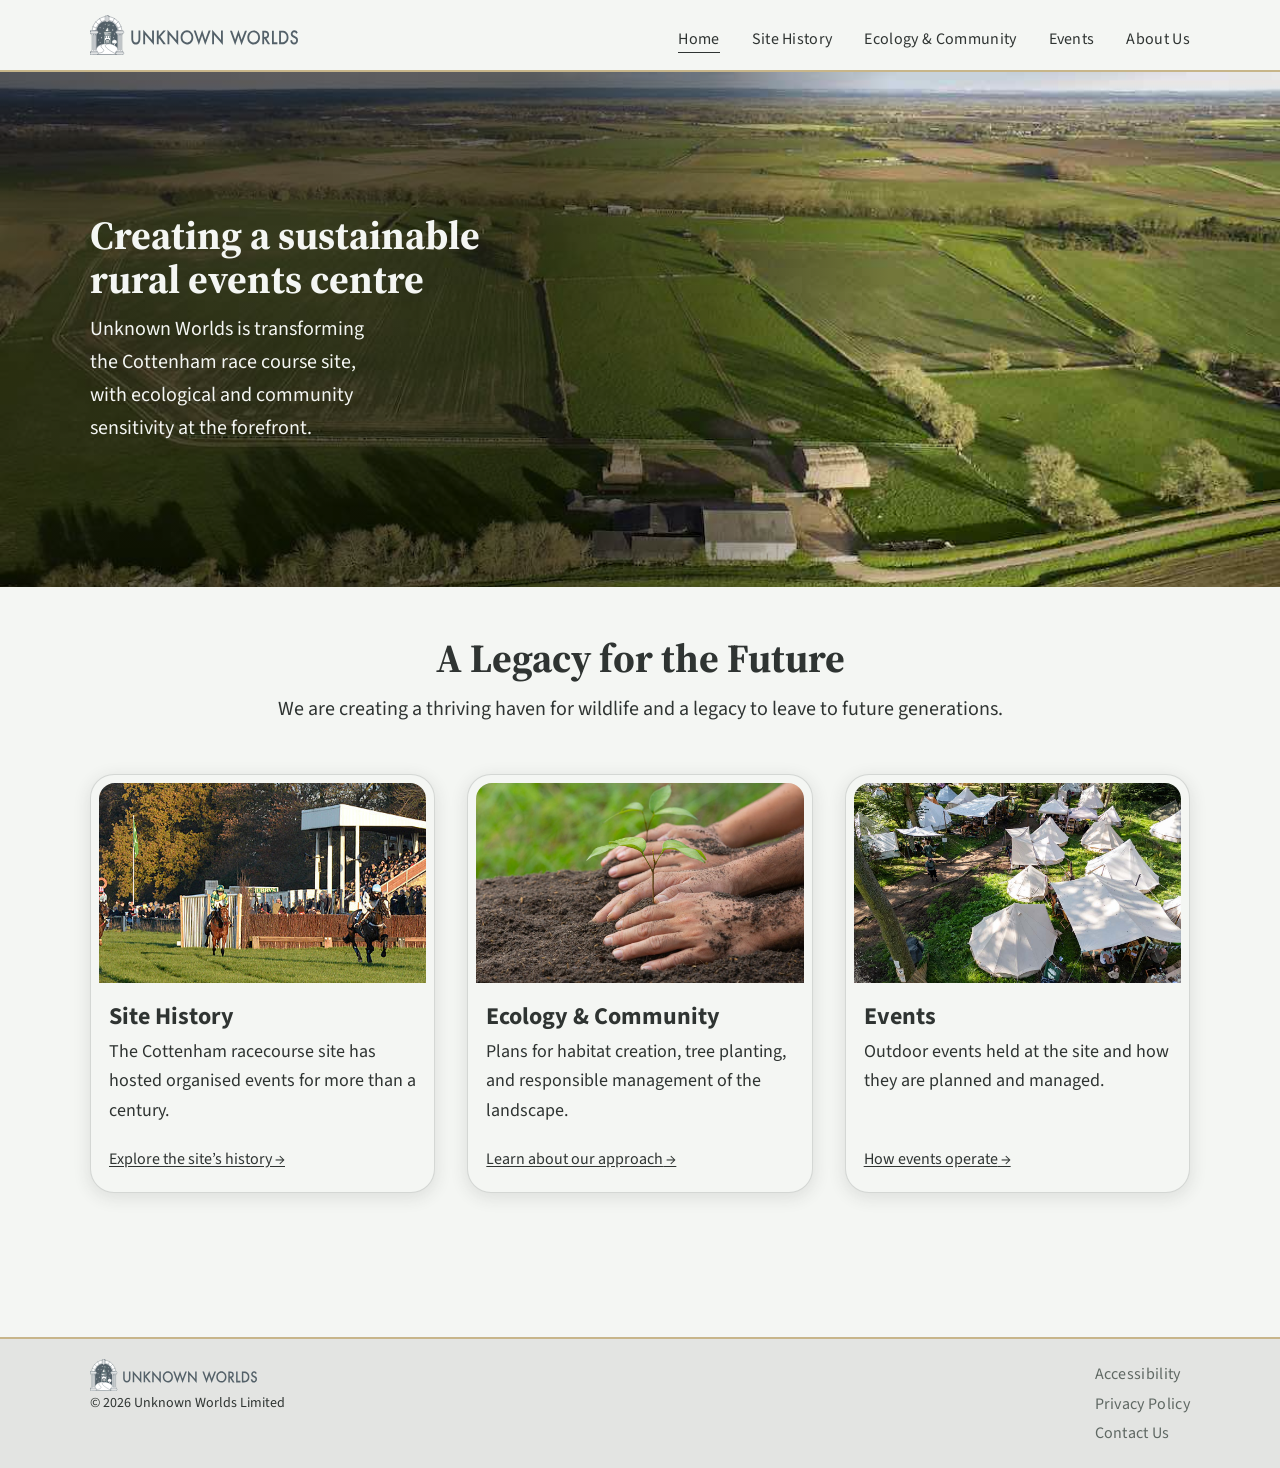
<file: index.html>
<!doctype html>
<html lang="en-GB">
<head>
  <meta charset="utf-8">
  <meta name="viewport" content="width=device-width, initial-scale=1">
  <title>Unknown Worlds</title>
  <meta name="description" content="Unknown Worlds is ">
  <meta name="color-scheme" content="light">
  <link rel="preconnect" href="https://fonts.googleapis.com">
  <link rel="preconnect" href="https://fonts.gstatic.com" crossorigin>
  <link href="https://fonts.googleapis.com/css2?family=Source+Sans+3:wght@400;500;600;700&family=Source+Serif+4:wght@700;800&display=swap" rel="stylesheet">
  <link rel="stylesheet" href="./styles/style.css">
  <link rel="icon" type="image/png" href="./assets/favicon/favicon-96x96.png" sizes="96x96" />
  <link rel="icon" type="image/svg+xml" href="./assets/favicon/favicon.svg" />
  <link rel="shortcut icon" href="./assets/favicon/favicon.ico" />
  <link rel="apple-touch-icon" sizes="180x180" href="./assets/favicon/apple-touch-icon.png" />
  <meta name="apple-mobile-web-app-title" content="Unknown Worlds" />
  <link rel="manifest" href="./assets/favicon/site.webmanifest" />
</head>

<body>
  <header class="site-header">
    <div class="site-header__inner">
      <a href="./index.html" class="site-header__brand">
        <img src="./assets/logo/UW-logo-horiz.svg" alt="Unknown Worlds">
      </a>

      <button
        class="site-header__toggle"
        type="button"
        aria-expanded="false"
        aria-controls="site-nav"
        aria-label="Open menu"
      >
        <span class="site-header__toggle-line"></span>
        <span class="site-header__toggle-line"></span>
        <span class="site-header__toggle-line"></span>
      </button>

      <nav class="site-nav" id="site-nav" aria-label="Main navigation">
        <ul class="site-nav__list">
          <li><a href="./index.html" class="is-current">Home</a></li>
          <li><a href="./site-history.html">Site History</a></li>
          <li><a href="./ecology-community.html">Ecology &amp; Community</a></li>
          <li><a href="./events.html">Events</a></li>
          <li><a href="./about-us.html">About Us</a></li>
        </ul>
      </nav>
    </div>
  </header>

  <main id="main-content">
    <section class="hero">
      <div class="hero__content">
        <h1>Creating a sustainable rural events centre</h1>
        <p>Unknown Worlds is transforming the Cottenham race course site, with ecological and community sensitivity at the forefront.</p>
      </div>
      <div class="hero__media">
        <img src="./assets/photos/cottenham-racecourse-aerial-credit-chris-rawlings.jpeg" alt="Aerial view of the Cottenham race course site and surrounding landscape.">
      </div>
    </section>
    <section class="main-section">
      <div class="main-section__intro">
        <h2>A Legacy for the Future</h2>
        <p>We are creating a thriving haven for wildlife and a legacy to leave to future generations.</p>
      </div>
      <div class="cards">
        <article class="card">
          <a href="./site-history.html" class="card__link">
            <span class="card__image-wrap">
              <img src="./assets/photos/site-history.jpg" alt="Historic horse racing at the Cottenham racecourse site.">
            </span>
            <h3>Site History</h3>
            <p>The Cottenham racecourse site has hosted organised events for more than a century.</p>
            <span class="card__cta">Explore the site&rsquo;s history</span>
          </a>
        </article>
        <article class="card">
          <a href="./ecology-community.html" class="card__link">
            <span class="card__image-wrap">
              <img src="./assets/photos/ecology-community.jpg" alt="Hands planting a young sapling in the soil.">
            </span>
            <h3>Ecology &amp; Community</h3>
            <p>Plans for habitat creation, tree planting, and responsible management of the landscape.</p>
            <span class="card__cta">Learn about our approach</span>
          </a>
        </article>
        <article class="card">
          <a href="./events.html" class="card__link">
            <span class="card__image-wrap">
              <img src="./assets/photos/events.jpg" alt="Overview of the field at an event.">
            </span>
            <h3>Events</h3>
            <p>Outdoor events held at the site and how they are planned and managed.</p>
            <span class="card__cta">How events operate</span>
          </a>
        </article>
      </div>
    </section>
  </main>

  <footer class="site-footer">
    <div class="site-footer__inner">
      <div class="site-footer__left">
        <img src="./assets/logo/UW-logo-horiz.svg" alt="Unknown Worlds">
        <p>
          © 2026 Unknown Worlds Limited
        </p>
      </div>
      <nav class="site-footer__nav" aria-label="Footer navigation">
        <ul class="site-footer__list">
          <li><a href="./accessibility.html">Accessibility</a></li>
          <li><a href="./privacy-policy.html">Privacy Policy</a></li>
          <li><a href="./contact-us.html">Contact Us</a></li>
        </ul>
      </nav>
    </div>
  </footer>

  <script src="./js/nav.js"></script>

</body>
</html>
</file>
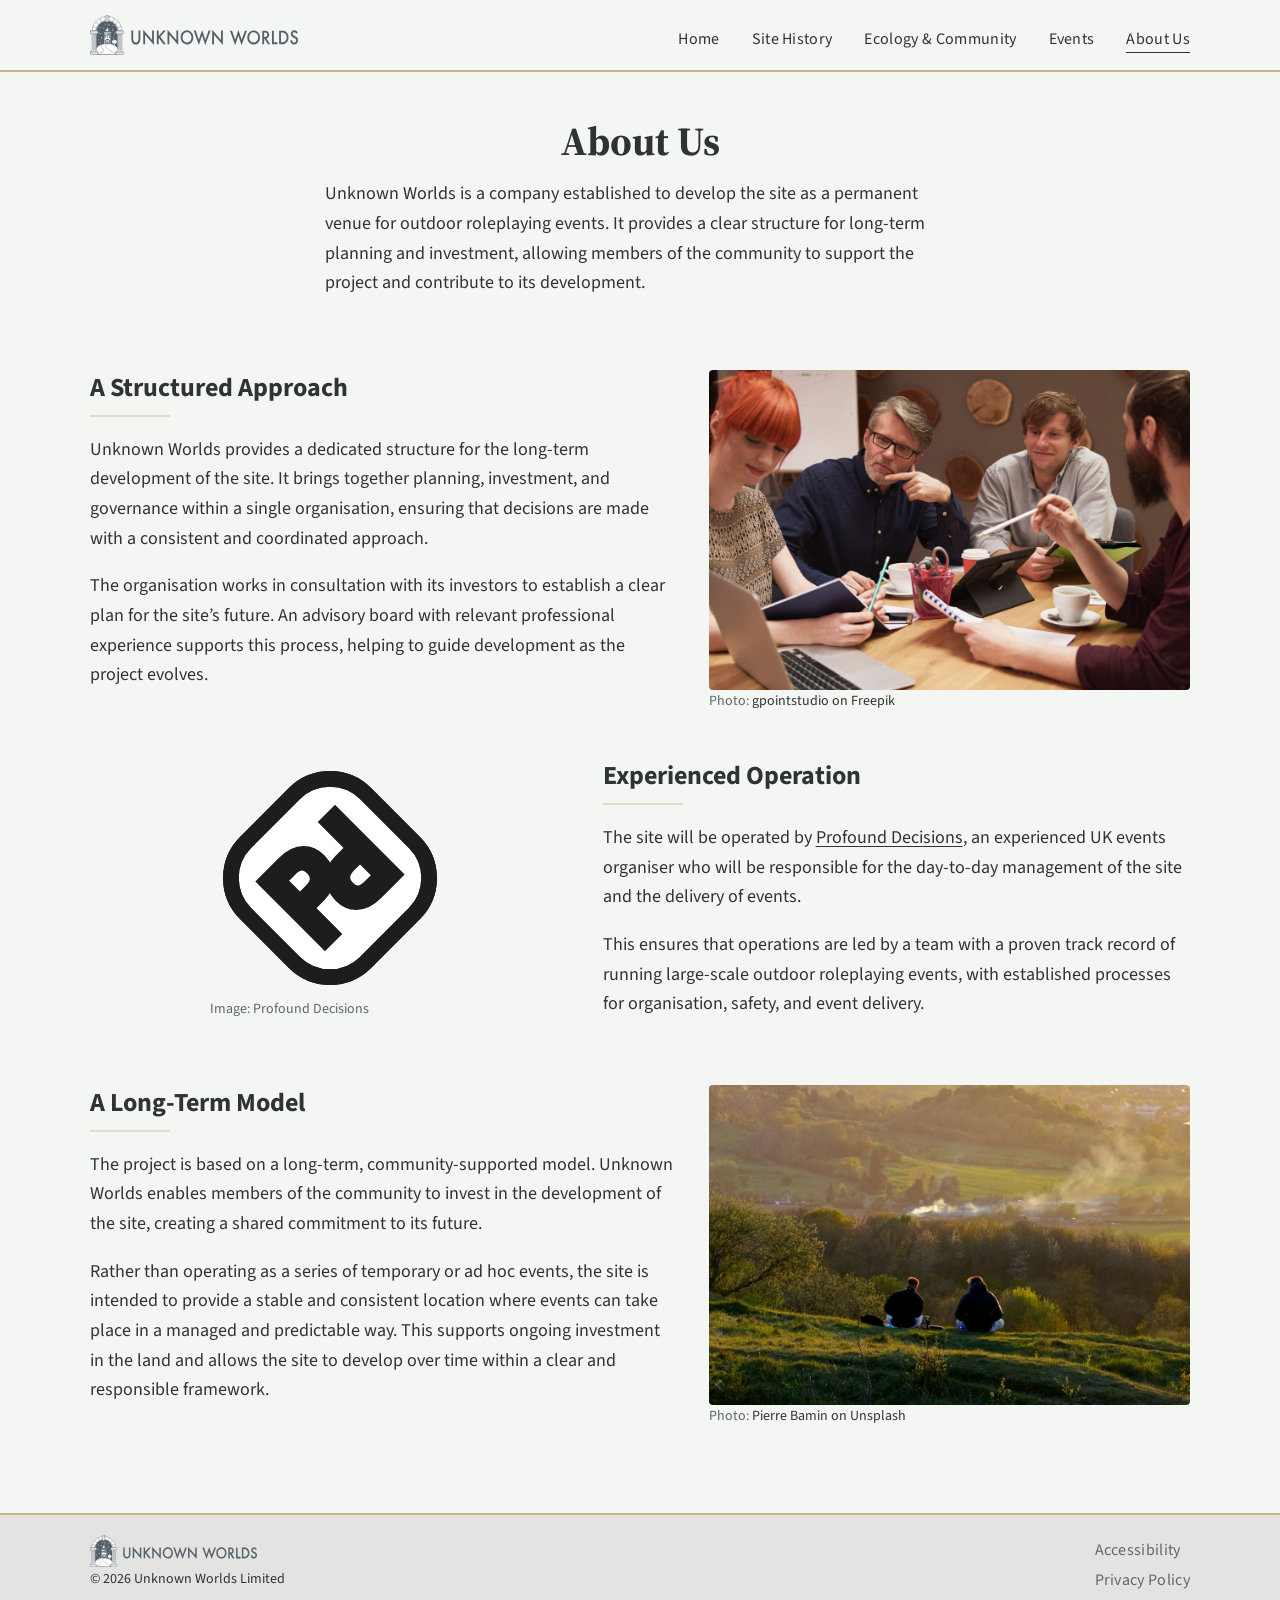
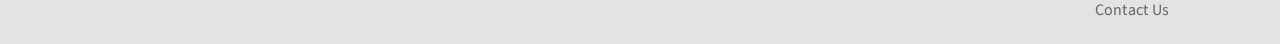
<file: about-us.html>
<!doctype html>
<html lang="en-GB">
<head>
  <meta charset="utf-8">
  <meta name="viewport" content="width=device-width, initial-scale=1">
  <title>Unknown Worlds - About Us</title>
  <meta name="description" content="Unknown Worlds is ">
  <meta name="color-scheme" content="light">
  <link rel="preconnect" href="https://fonts.googleapis.com">
  <link rel="preconnect" href="https://fonts.gstatic.com" crossorigin>
  <link href="https://fonts.googleapis.com/css2?family=Source+Sans+3:wght@400;500;600;700&family=Source+Serif+4:wght@700;800&display=swap" rel="stylesheet">
  <link rel="stylesheet" href="./styles/style.css">
  <link rel="icon" type="image/png" href="./assets/favicon/favicon-96x96.png" sizes="96x96" />
  <link rel="icon" type="image/svg+xml" href="./assets/favicon/favicon.svg" />
  <link rel="shortcut icon" href="./assets/favicon/favicon.ico" />
  <link rel="apple-touch-icon" sizes="180x180" href="./assets/favicon/apple-touch-icon.png" />
  <meta name="apple-mobile-web-app-title" content="Unknown Worlds" />
  <link rel="manifest" href="./assets/favicon/site.webmanifest" />
</head>

<body>
  <header class="site-header">
    <div class="site-header__inner">
      <a href="./index.html" class="site-header__brand">
        <img src="./assets/logo/UW-logo-horiz.svg" alt="Unknown Worlds">
      </a>

      <button
        class="site-header__toggle"
        type="button"
        aria-expanded="false"
        aria-controls="site-nav"
        aria-label="Open menu"
      >
        <span class="site-header__toggle-line"></span>
        <span class="site-header__toggle-line"></span>
        <span class="site-header__toggle-line"></span>
      </button>

      <nav class="site-nav" id="site-nav" aria-label="Main navigation">
        <ul class="site-nav__list">
          <li><a href="./index.html">Home</a></li>
          <li><a href="./site-history.html">Site History</a></li>
          <li><a href="./ecology-community.html">Ecology &amp; Community</a></li>
          <li><a href="./events.html">Events</a></li>
          <li><a href="./about-us.html" class="is-current">About Us</a></li>
        </ul>
      </nav>
    </div>
  </header>

  <main id="main-content">

    <div class="intro-section">
      <h1>About Us</h1>
      <p>Unknown Worlds is a company established to develop the site as a permanent venue for outdoor roleplaying events.
        It provides a clear structure for long-term planning and investment, allowing members of the community to support the project and contribute to its development.
      </p>
    </div>

    <section class="content-section content-section--img-right">
      <div>
        <h2>A Structured Approach</h2>
        <p>Unknown Worlds provides a dedicated structure for the long-term development of the site. It brings together planning, investment, and governance within a single organisation, ensuring that decisions are made with a consistent and coordinated approach.</p>
        <p>The organisation works in consultation with its investors to establish a clear plan for the site’s future. An advisory board with relevant professional experience supports this process, helping to guide development as the project evolves.</p>
      </div>
      <figure>
        <img
          src="./assets/photos/group-meeting-gpointstudio.jpg"
          alt="Small group gathered around a table reviewing notes and documents together during a discussion."
          loading="lazy"
          decoding="async"
        >
        <figcaption>Photo: <a href="https://www.freepik.com/author/gpointstudio" rel="noopener noreferrer" target="_blank">gpointstudio on Freepik</a></figcaption>
      </figure>
    </section>

    <section class="content-section content-section--img-left">
      <div>
        <h2>Experienced Operation</h2>
        <p>The site will be operated by <a href="https://www.profounddecisions.co.uk/" rel="noopener noreferrer" target="_blank">Profound Decisions<span class="sr-only"> (opens in a new tab)</span></a>, an experienced UK events organiser who will be responsible for the day-to-day management of the site and the delivery of events.</p>
        <p>This ensures that operations are led by a team with a proven track record of running large-scale outdoor roleplaying events, with established processes for organisation, safety, and event delivery.</p>
      </div>
      <figure class="img-half-size">
        <img
          src="./assets/logo/PD-square-logo-black-on-white.svg"
          alt="A styilised letter P and D in black on a white background."
          loading="lazy"
          decoding="async"
        >
        <figcaption>Image: Profound Decisions</figcaption>
      </figure>
    </section>

    <section class="content-section content-section--img-right">
      <div>
        <h2>A Long-Term Model</h2>
        <p>The project is based on a long-term, community-supported model. Unknown Worlds enables members of the community to invest in the development of the site, creating a shared commitment to its future.</p>
        <p>Rather than operating as a series of temporary or ad hoc events, the site is intended to provide a stable and consistent location where events can take place in a managed and predictable way. This supports ongoing investment in the land and allows the site to develop over time within a clear and responsible framework.</p>
      </div>
      <figure>
        <img
          src="./assets/photos/pierre-bamin-unsplash.jpg"
          alt="Two people sitting on a grassy hillside overlooking a rural landscape with trees, fields, and distant buildings in warm evening light."
          loading="lazy"
          decoding="async"
        >
        <figcaption>Photo: <a href="https://unsplash.com/@bamin" rel="noopener noreferrer" target="_blank">Pierre Bamin on Unsplash</a></figcaption>
      </figure>
    </section>

  </main>

  <footer class="site-footer">
    <div class="site-footer__inner">
      <div class="site-footer__left">
        <img src="./assets/logo/UW-logo-horiz.svg" alt="Unknown Worlds">
        <p>
          © 2026 Unknown Worlds Limited
        </p>
      </div>
      <nav class="site-footer__nav" aria-label="Footer navigation">
        <ul class="site-footer__list">
          <li><a href="./accessibility.html">Accessibility</a></li>
          <li><a href="./privacy-policy.html">Privacy Policy</a></li>
          <li><a href="./contact-us.html">Contact Us</a></li>
        </ul>
      </nav>
    </div>
  </footer>

  <script src="./js/nav.js"></script>

</body>
</html>
</file>
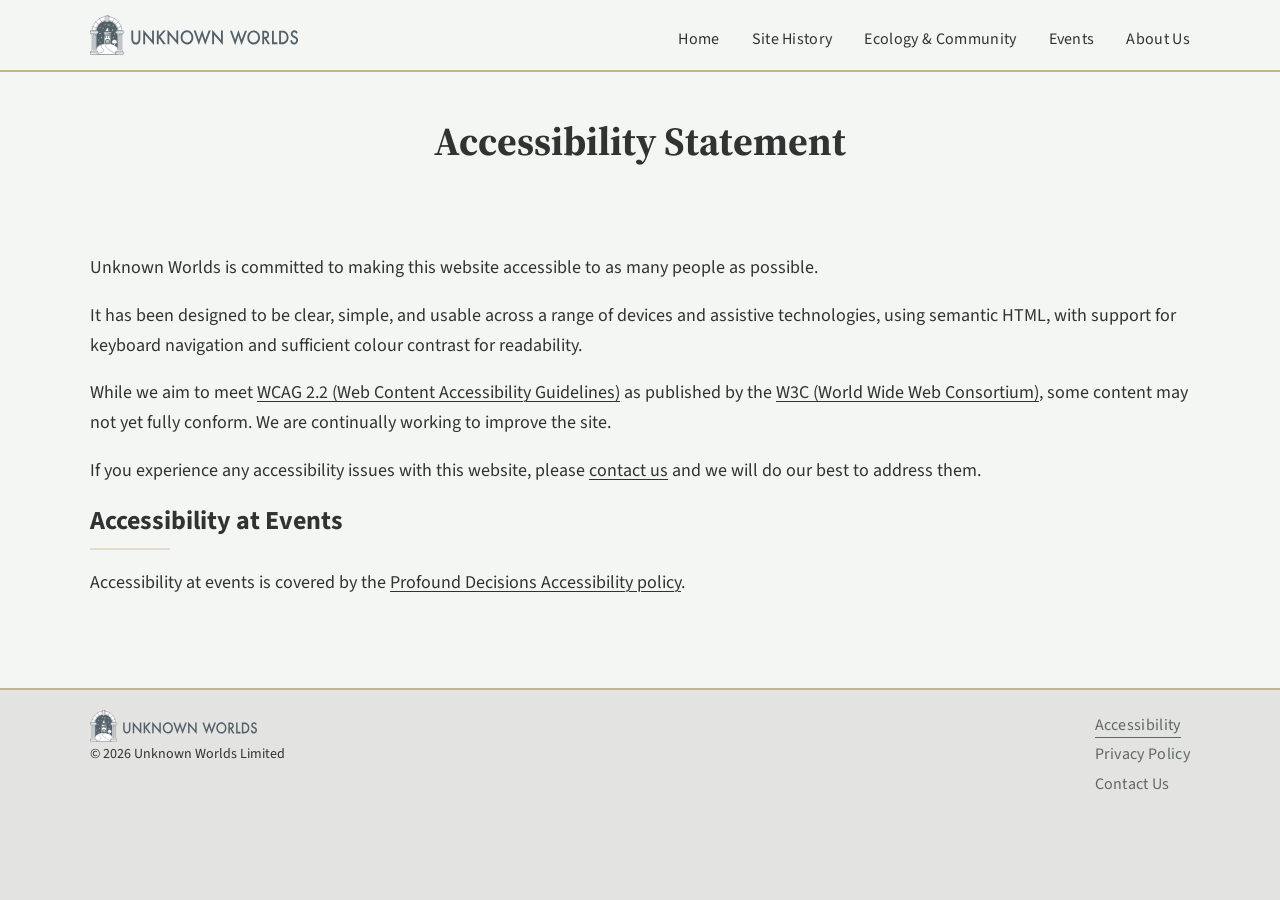
<file: accessibility.html>
<!doctype html>
<html lang="en-GB">
<head>
  <meta charset="utf-8">
  <meta name="viewport" content="width=device-width, initial-scale=1">
  <title>Unknown Worlds - Accessibility</title>
  <meta name="description" content="Unknown Worlds is ">
  <meta name="color-scheme" content="light">
  <link rel="preconnect" href="https://fonts.googleapis.com">
  <link rel="preconnect" href="https://fonts.gstatic.com" crossorigin>
  <link href="https://fonts.googleapis.com/css2?family=Source+Sans+3:wght@400;500;600;700&family=Source+Serif+4:wght@700;800&display=swap" rel="stylesheet">
  <link rel="stylesheet" href="./styles/style.css">
  <link rel="icon" type="image/png" href="./assets/favicon/favicon-96x96.png" sizes="96x96" />
  <link rel="icon" type="image/svg+xml" href="./assets/favicon/favicon.svg" />
  <link rel="shortcut icon" href="./assets/favicon/favicon.ico" />
  <link rel="apple-touch-icon" sizes="180x180" href="./assets/favicon/apple-touch-icon.png" />
  <meta name="apple-mobile-web-app-title" content="Unknown Worlds" />
  <link rel="manifest" href="./assets/favicon/site.webmanifest" />
</head>

<body>
  <header class="site-header">
    <div class="site-header__inner">
      <a href="./index.html" class="site-header__brand">
        <img src="./assets/logo/UW-logo-horiz.svg" alt="Unknown Worlds">
      </a>

      <button
        class="site-header__toggle"
        type="button"
        aria-expanded="false"
        aria-controls="site-nav"
        aria-label="Open menu"
      >
        <span class="site-header__toggle-line"></span>
        <span class="site-header__toggle-line"></span>
        <span class="site-header__toggle-line"></span>
      </button>

      <nav class="site-nav" id="site-nav" aria-label="Main navigation">
        <ul class="site-nav__list">
          <li><a href="./index.html">Home</a></li>
          <li><a href="./site-history.html">Site History</a></li>
          <li><a href="./ecology-community.html">Ecology &amp; Community</a></li>
          <li><a href="./events.html">Events</a></li>
          <li><a href="./about-us.html">About Us</a></li>
        </ul>
      </nav>
    </div>
  </header>

  <main id="main-content">

    <div class="intro-section">
      <h1>Accessibility Statement</h1>
    </div>

    <section class="content-section">
      <p>Unknown Worlds is committed to making this website accessible to as many people as possible.</p>
      <p>It has been designed to be clear, simple, and usable across a range of devices and assistive technologies, using semantic HTML, with support for keyboard navigation and sufficient colour contrast for readability.</p>
      <p>While we aim to meet
        <a href="https://www.w3.org/WAI/standards-guidelines/wcag/" rel="noopener noreferrer" target="_blank">WCAG 2.2 (Web Content Accessibility Guidelines)<span class="sr-only"> (opens in a new tab)</span></a>
        as published by the
        <a href="https://www.w3.org/" rel="noopener noreferrer" target="_blank">W3C (World Wide Web Consortium)</a>,
        some content may not yet fully conform. We are continually working to improve the site.</p>
      <p>If you experience any accessibility issues with this website, please <a href="./contact-us.html">contact us</a> and we will do our best to address them.</p>
      <h2>Accessibility at Events</h2>
      <p>Accessibility at events is covered by the
        <a href="https://www.profounddecisions.co.uk/accessibility" rel="noopener noreferrer" target="_blank">Profound Decisions Accessibility policy</a>.</p>
    </section>
  </main>

  <footer class="site-footer">
    <div class="site-footer__inner">
      <div class="site-footer__left">
        <img src="./assets/logo/UW-logo-horiz.svg" alt="Unknown Worlds">
        <p>
          © 2026 Unknown Worlds Limited
        </p>
      </div>
      <nav class="site-footer__nav" aria-label="Footer navigation">
        <ul class="site-footer__list">
          <li><a href="./accessibility.html" class="is-current">Accessibility</a></li>
          <li><a href="./privacy-policy.html">Privacy Policy</a></li>
          <li><a href="./contact-us.html">Contact Us</a></li>
        </ul>
      </nav>
    </div>
  </footer>

  <script src="./js/nav.js"></script>

</body>
</html>
</file>
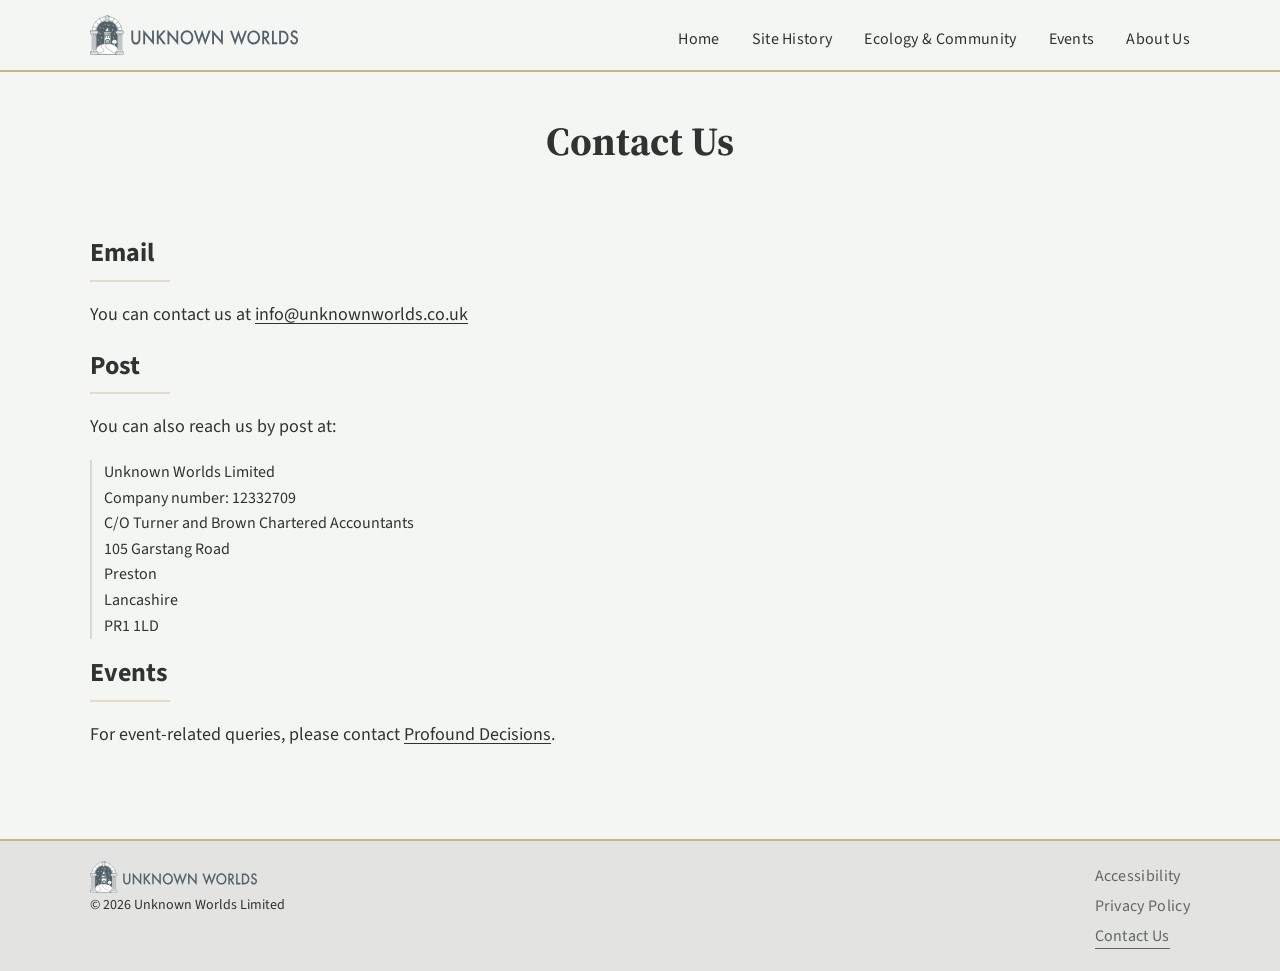
<file: contact-us.html>
<!doctype html>
<html lang="en-GB">
<head>
  <meta charset="utf-8">
  <meta name="viewport" content="width=device-width, initial-scale=1">
  <title>Unknown Worlds - Contact Us</title>
  <meta name="description" content="Unknown Worlds is ">
  <meta name="color-scheme" content="light">
  <link rel="preconnect" href="https://fonts.googleapis.com">
  <link rel="preconnect" href="https://fonts.gstatic.com" crossorigin>
  <link href="https://fonts.googleapis.com/css2?family=Source+Sans+3:wght@400;500;600;700&family=Source+Serif+4:wght@700;800&display=swap" rel="stylesheet">
  <link rel="stylesheet" href="./styles/style.css">
  <link rel="icon" type="image/png" href="./assets/favicon/favicon-96x96.png" sizes="96x96" />
  <link rel="icon" type="image/svg+xml" href="./assets/favicon/favicon.svg" />
  <link rel="shortcut icon" href="./assets/favicon/favicon.ico" />
  <link rel="apple-touch-icon" sizes="180x180" href="./assets/favicon/apple-touch-icon.png" />
  <meta name="apple-mobile-web-app-title" content="Unknown Worlds" />
  <link rel="manifest" href="./assets/favicon/site.webmanifest" />
</head>

<body>
  <header class="site-header">
    <div class="site-header__inner">
      <a href="./index.html" class="site-header__brand">
        <img src="./assets/logo/UW-logo-horiz.svg" alt="Unknown Worlds">
      </a>

      <button
        class="site-header__toggle"
        type="button"
        aria-expanded="false"
        aria-controls="site-nav"
        aria-label="Open menu"
      >
        <span class="site-header__toggle-line"></span>
        <span class="site-header__toggle-line"></span>
        <span class="site-header__toggle-line"></span>
      </button>

      <nav class="site-nav" id="site-nav" aria-label="Main navigation">
        <ul class="site-nav__list">
          <li><a href="./index.html">Home</a></li>
          <li><a href="./site-history.html">Site History</a></li>
          <li><a href="./ecology-community.html">Ecology &amp; Community</a></li>
          <li><a href="./events.html">Events</a></li>
          <li><a href="./about-us.html">About Us</a></li>
        </ul>
      </nav>
    </div>
  </header>

  <main id="main-content">

    <div class="intro-section">
      <h1>Contact Us</h1>
    </div>

    <section class="content-section">
      <h2>Email</h2>
      <p>You can contact us at
        <a href="mailto:info@unknownworlds.co.uk">info@unknownworlds.co.uk</a>
      </p>
      <h2>Post</h2>
      <p>You can also reach us by post at:</p>
      <address>
        Unknown Worlds Limited<br>
        Company number: 12332709<br>
        C/O Turner and Brown Chartered Accountants<br>
        105 Garstang Road<br>
        Preston<br>
        Lancashire<br>
        PR1 1LD<br>
      </address>
      <h2>Events</h2>
      <p>For event-related queries, please contact <a href="https://www.profounddecisions.co.uk/contactus" rel="noopener noreferrer" target="_blank">Profound Decisions<span class="sr-only"> (opens in a new tab)</span></a>.</p>
    </section>
  </main>

  <footer class="site-footer">
    <div class="site-footer__inner">
      <div class="site-footer__left">
        <img src="./assets/logo/UW-logo-horiz.svg" alt="Unknown Worlds">
        <p>
          © 2026 Unknown Worlds Limited
        </p>
      </div>
      <nav class="site-footer__nav" aria-label="Footer navigation">
        <ul class="site-footer__list">
          <li><a href="./accessibility.html">Accessibility</a></li>
          <li><a href="./privacy-policy.html">Privacy Policy</a></li>
          <li><a href="./contact-us.html" class="is-current">Contact Us</a></li>
        </ul>
      </nav>
    </div>
  </footer>

  <script src="./js/nav.js"></script>

</body>
</html>
</file>
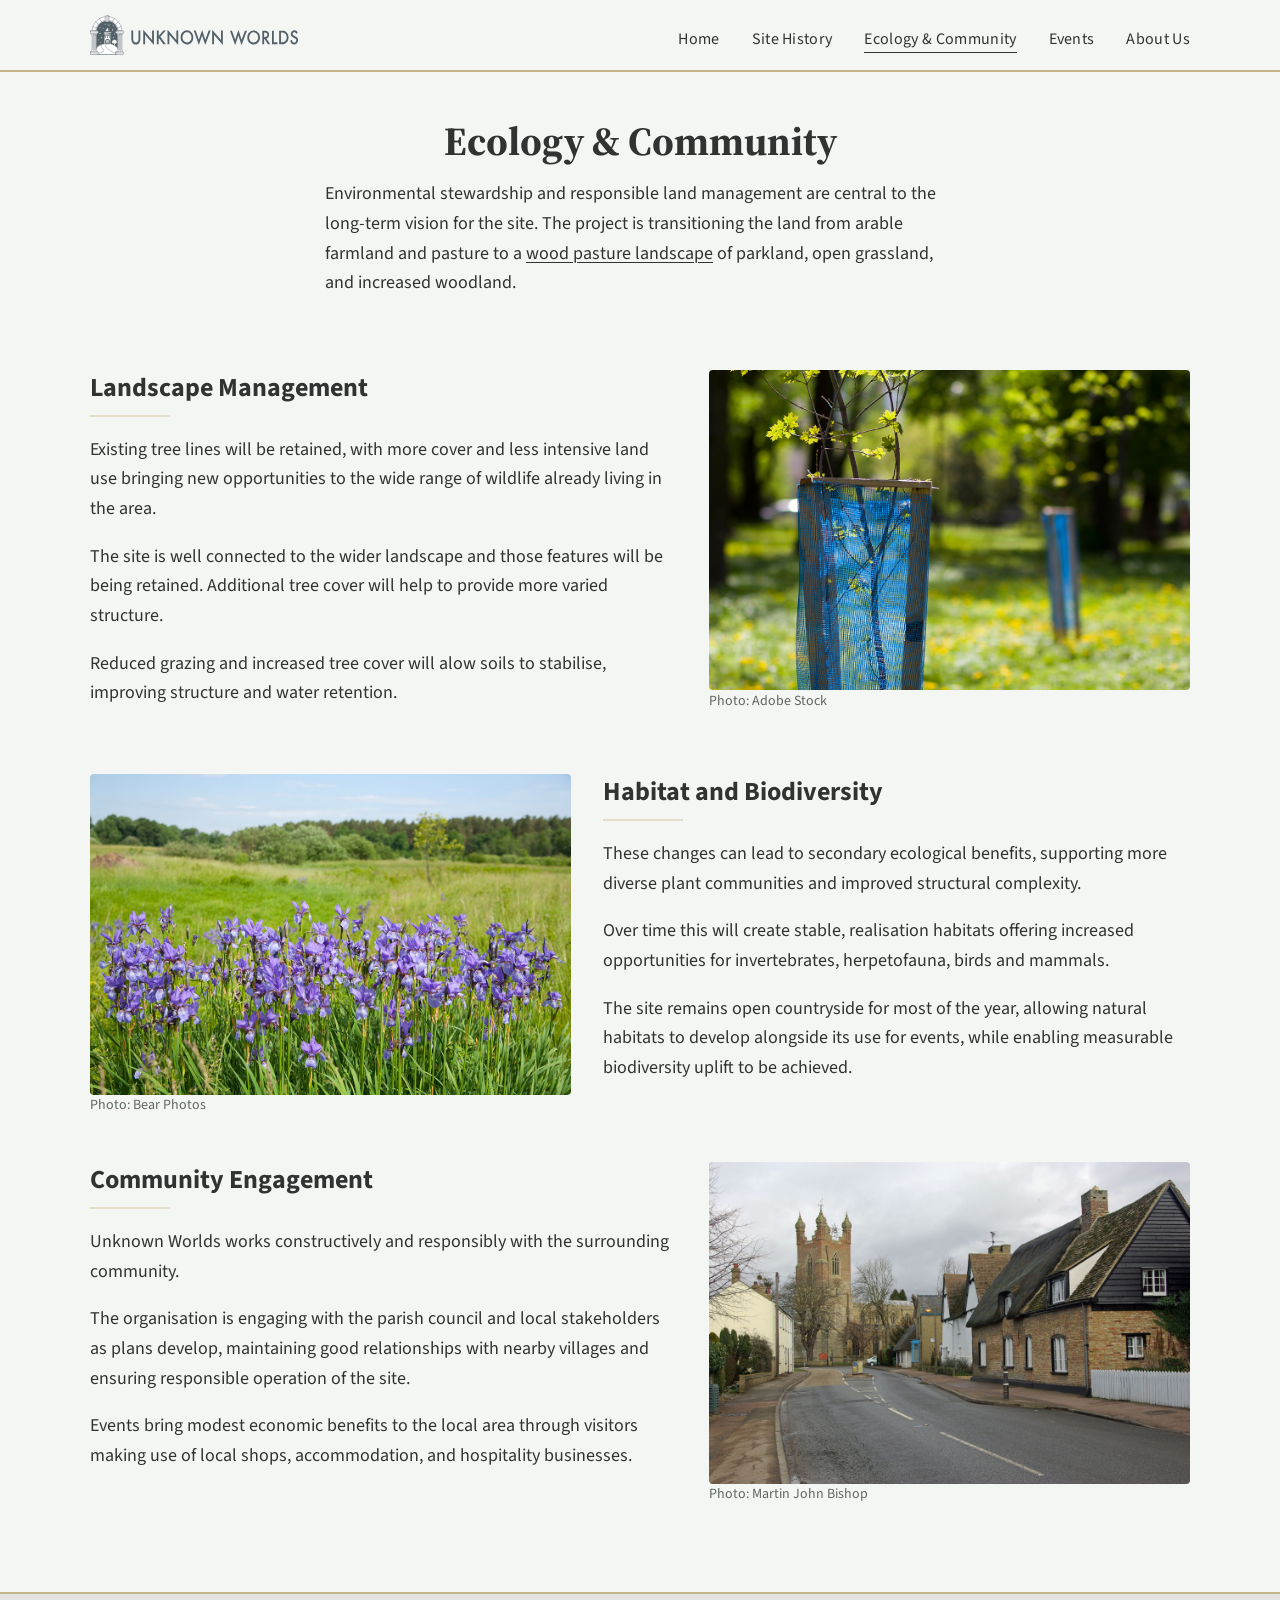
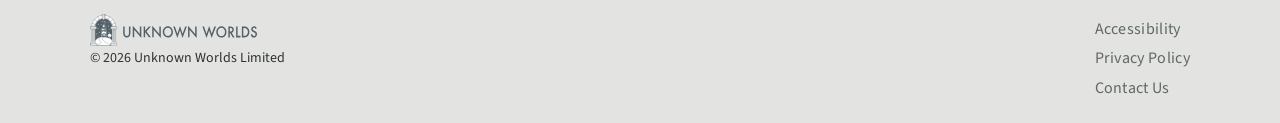
<file: ecology-community.html>
<!doctype html>
<html lang="en-GB">
<head>
  <meta charset="utf-8">
  <meta name="viewport" content="width=device-width, initial-scale=1">
  <title>Unknown Worlds - Ecology & Community</title>
  <meta name="description" content="Unknown Worlds is ">
  <meta name="color-scheme" content="light">
  <link rel="preconnect" href="https://fonts.googleapis.com">
  <link rel="preconnect" href="https://fonts.gstatic.com" crossorigin>
  <link href="https://fonts.googleapis.com/css2?family=Source+Sans+3:wght@400;500;600;700&family=Source+Serif+4:wght@700;800&display=swap" rel="stylesheet">
  <link rel="stylesheet" href="./styles/style.css">
  <link rel="icon" type="image/png" href="./assets/favicon/favicon-96x96.png" sizes="96x96" />
  <link rel="icon" type="image/svg+xml" href="./assets/favicon/favicon.svg" />
  <link rel="shortcut icon" href="./assets/favicon/favicon.ico" />
  <link rel="apple-touch-icon" sizes="180x180" href="./assets/favicon/apple-touch-icon.png" />
  <meta name="apple-mobile-web-app-title" content="Unknown Worlds" />
  <link rel="manifest" href="./assets/favicon/site.webmanifest" />
</head>

<body>
  <header class="site-header">
    <div class="site-header__inner">
      <a href="./index.html" class="site-header__brand">
        <img src="./assets/logo/UW-logo-horiz.svg" alt="Unknown Worlds">
      </a>

      <button
        class="site-header__toggle"
        type="button"
        aria-expanded="false"
        aria-controls="site-nav"
        aria-label="Open menu"
      >
        <span class="site-header__toggle-line"></span>
        <span class="site-header__toggle-line"></span>
        <span class="site-header__toggle-line"></span>
      </button>

      <nav class="site-nav" id="site-nav" aria-label="Main navigation">
        <ul class="site-nav__list">
          <li><a href="./index.html">Home</a></li>
          <li><a href="./site-history.html">Site History</a></li>
          <li><a href="./ecology-community.html" class="is-current">Ecology &amp; Community</a></li>
          <li><a href="./events.html">Events</a></li>
          <li><a href="./about-us.html">About Us</a></li>
        </ul>
      </nav>
    </div>
  </header>

  <main id="main-content">

    <div class="intro-section">
      <h1>Ecology & Community</h1>
      <p>Environmental stewardship and responsible land management are central to the long-term vision for the site.
        The project is transitioning the land from arable farmland and pasture to a <a href="https://www.woodlandtrust.org.uk/trees-woods-and-wildlife/habitats/wood-pasture-and-parkland/" rel="noopener noreferrer" target="_blank">wood pasture landscape<span class="sr-only"> (opens in a new tab)</span></a> of parkland, open grassland, and increased woodland.</p>
    </div>

    <section class="content-section content-section--img-right">
      <div>
        <h2>Landscape Management</h2>
        <p>Existing tree lines will be retained, with more cover and less intensive land use bringing new opportunities to the wide range of wildlife already living in the area.</p>
        <p>The site is well connected to the wider landscape and those features will be being retained. Additional tree cover will help to provide more varied structure.</p>
        <p>Reduced grazing and increased tree cover will alow soils to stabilise, improving structure and water retention. </p>
      </div>
      <figure>
        <img
          src="./assets/photos/growing-trees-adobe.jpg"
          alt="Young tree saplings growing with a blue protective sheath around them."
          loading="lazy"
          decoding="async"
        >
        <figcaption>Photo: Adobe Stock</figcaption>
      </figure>
    </section>

    <section class="content-section content-section--img-left">
      <div>
        <h2>Habitat and Biodiversity</h2>
        <p>These changes can lead to secondary ecological benefits, supporting more diverse plant communities and improved structural complexity.</p>
        <p>Over time this will create stable, realisation habitats offering increased opportunities for invertebrates, herpetofauna, birds and mammals.</p>
        <p>The site remains open countryside for most of the year, allowing natural habitats to develop alongside its use for events, while enabling measurable biodiversity uplift to be achieved.</p>
      </div>
      <figure>
        <img
          src="./assets/photos/plant-violet-wild-iris-bearphotos.jpg"
          alt="Wildflowers growing in open grassland with hedgerows and trees in the background."
          loading="lazy"
          decoding="async"
        >
        <figcaption>Photo: Bear Photos</figcaption>
      </figure>
    </section>

    <section class="content-section content-section--img-right">
      <div>
        <h2>Community Engagement</h2>
        <p>Unknown Worlds works constructively and responsibly with the surrounding community.</p>
        <p>The organisation is engaging with the parish council and local stakeholders as plans develop, maintaining good relationships with nearby villages and ensuring responsible operation of the site.</p>
        <p>Events bring modest economic benefits to the local area through visitors making use of local shops, accommodation, and hospitality businesses.</p>
      </div>
      <figure>
        <img
          src="./assets/photos/High-Street-Cottenham-Martin-John-Bishop.jpg"
          alt="Cottenham high street with historic buildings."
          loading="lazy"
          decoding="async"
        >
        <figcaption>Photo: Martin John Bishop</figcaption>
      </figure>
    </section>

  </main>

  <footer class="site-footer">
    <div class="site-footer__inner">
      <div class="site-footer__left">
        <img src="./assets/logo/UW-logo-horiz.svg" alt="Unknown Worlds">
        <p>
          © 2026 Unknown Worlds Limited
        </p>
      </div>
      <nav class="site-footer__nav" aria-label="Footer navigation">
        <ul class="site-footer__list">
          <li><a href="./accessibility.html">Accessibility</a></li>
          <li><a href="./privacy-policy.html">Privacy Policy</a></li>
          <li><a href="./contact-us.html">Contact Us</a></li>
        </ul>
      </nav>
    </div>
  </footer>

  <script src="./js/nav.js"></script>

</body>
</html>
</file>
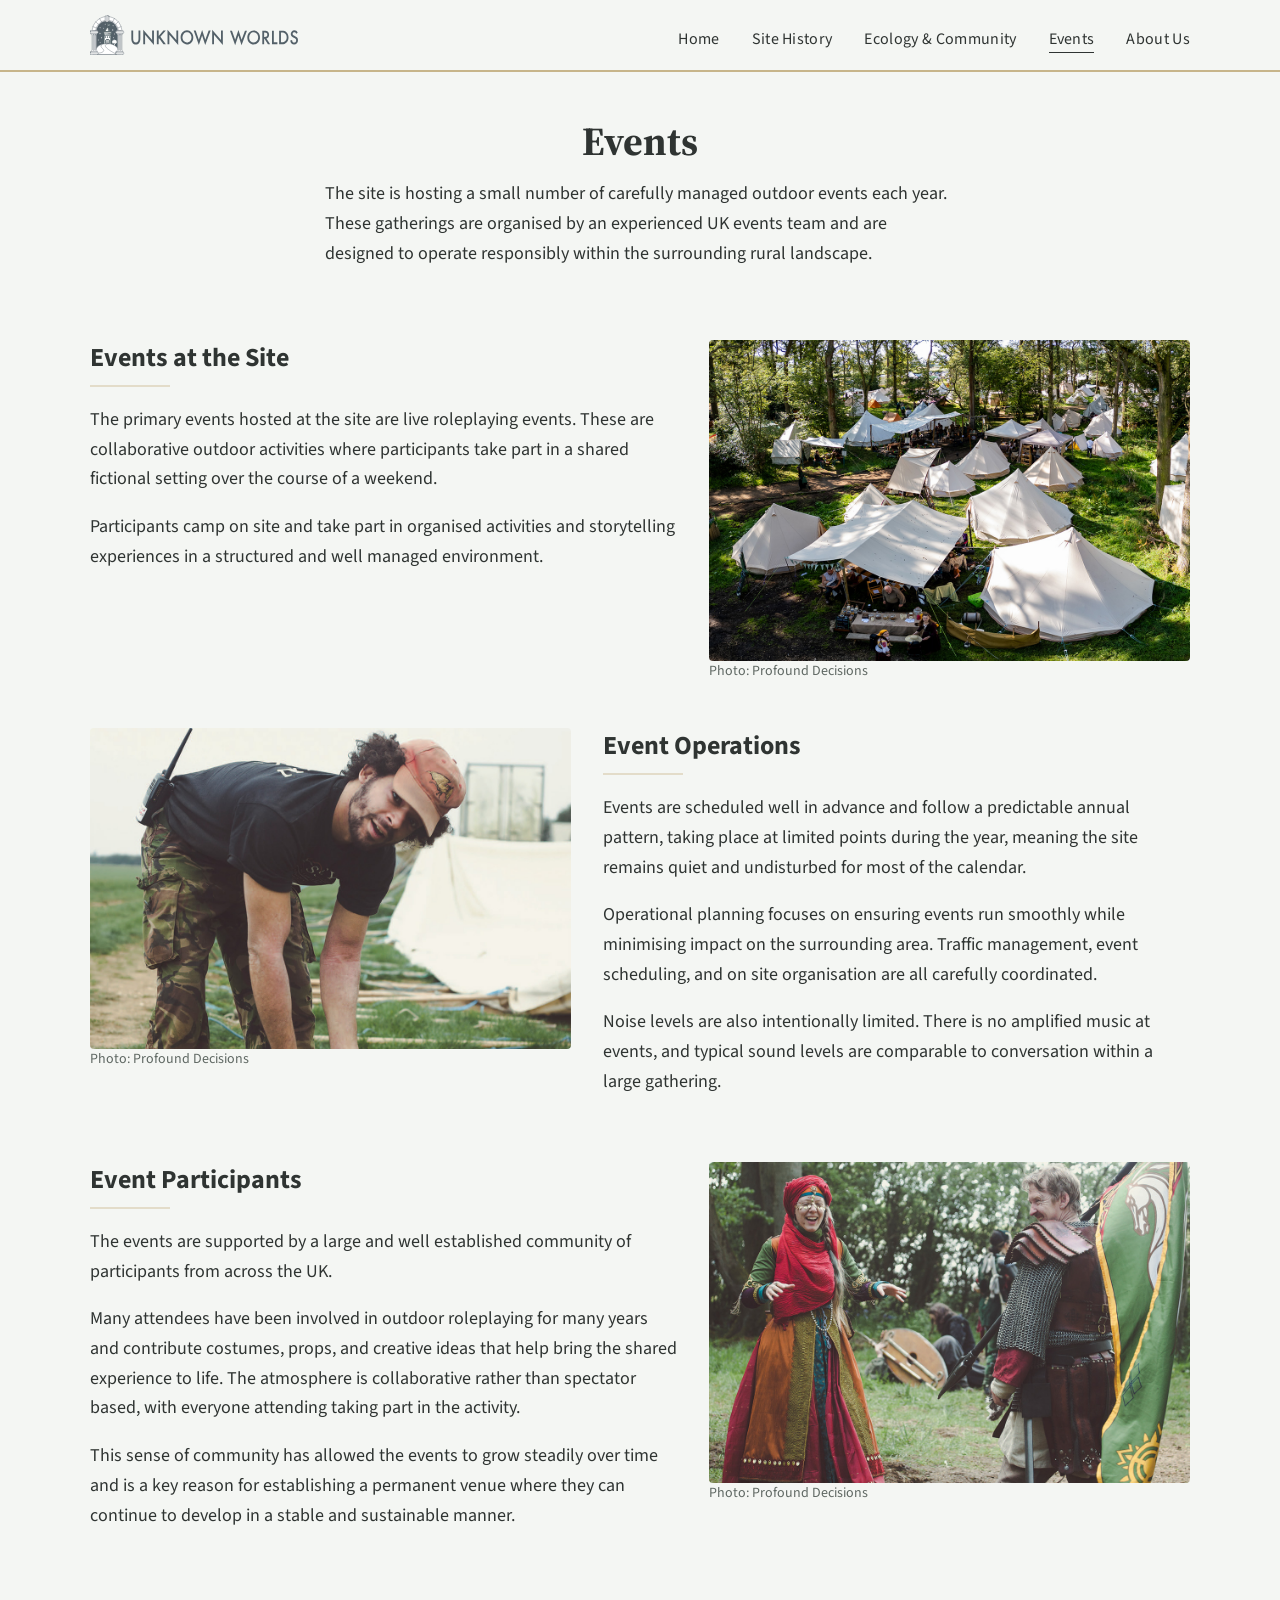
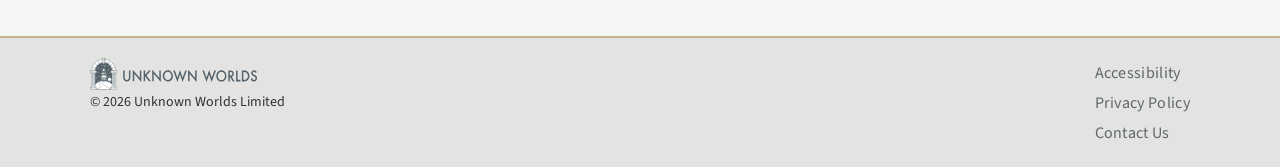
<file: events.html>
<!doctype html>
<html lang="en-GB">
<head>
  <meta charset="utf-8">
  <meta name="viewport" content="width=device-width, initial-scale=1">
  <title>Unknown Worlds - Events</title>
  <meta name="description" content="Unknown Worlds is ">
  <meta name="color-scheme" content="light">
  <link rel="preconnect" href="https://fonts.googleapis.com">
  <link rel="preconnect" href="https://fonts.gstatic.com" crossorigin>
  <link href="https://fonts.googleapis.com/css2?family=Source+Sans+3:wght@400;500;600;700&family=Source+Serif+4:wght@700;800&display=swap" rel="stylesheet">
  <link rel="stylesheet" href="./styles/style.css">
  <link rel="icon" type="image/png" href="./assets/favicon/favicon-96x96.png" sizes="96x96" />
  <link rel="icon" type="image/svg+xml" href="./assets/favicon/favicon.svg" />
  <link rel="shortcut icon" href="./assets/favicon/favicon.ico" />
  <link rel="apple-touch-icon" sizes="180x180" href="./assets/favicon/apple-touch-icon.png" />
  <meta name="apple-mobile-web-app-title" content="Unknown Worlds" />
  <link rel="manifest" href="./assets/favicon/site.webmanifest" />
</head>

<body>
  <header class="site-header">
    <div class="site-header__inner">
      <a href="./index.html" class="site-header__brand">
        <img src="./assets/logo/UW-logo-horiz.svg" alt="Unknown Worlds">
      </a>

      <button
        class="site-header__toggle"
        type="button"
        aria-expanded="false"
        aria-controls="site-nav"
        aria-label="Open menu"
      >
        <span class="site-header__toggle-line"></span>
        <span class="site-header__toggle-line"></span>
        <span class="site-header__toggle-line"></span>
      </button>

      <nav class="site-nav" id="site-nav" aria-label="Main navigation">
        <ul class="site-nav__list">
          <li><a href="./index.html">Home</a></li>
          <li><a href="./site-history.html">Site History</a></li>
          <li><a href="./ecology-community.html">Ecology &amp; Community</a></li>
          <li><a href="./events.html" class="is-current">Events</a></li>
          <li><a href="./about-us.html">About Us</a></li>
        </ul>
      </nav>
    </div>
  </header>

  <main id="main-content">

    <div class="intro-section">
      <h1>Events</h1>
      <p>The site is hosting a small number of carefully managed outdoor events each year.
        These gatherings are organised by an experienced UK events team and are designed to operate responsibly within
        the surrounding rural landscape.</p>
    </div>

    <section class="content-section content-section--img-right">
      <div>
        <h2>Events at the Site</h2>
        <p>The primary events hosted at the site are live roleplaying events. These are collaborative outdoor activities where participants take part in a shared fictional setting over the course of a weekend.</p>
        <p>Participants camp on site and take part in organised activities and storytelling experiences in a structured and well managed environment.</p>
      </div>
      <figure>
        <img
          src="./assets/photos/events-at-the-site.jpg"
          alt="A placeholder image."
          loading="lazy"
          decoding="async"
        >
        <figcaption>Photo: Profound Decisions</figcaption>
      </figure>
    </section>

    <section class="content-section content-section--img-left">
      <div>
        <h2>Event Operations</h2>
        <p>Events are scheduled well in advance and follow a predictable annual pattern, taking place at limited points during the year, meaning the site remains quiet and undisturbed for most of the calendar.</p>
        <p>Operational planning focuses on ensuring events run smoothly while minimising impact on the surrounding area. Traffic management, event scheduling, and on site organisation are all carefully coordinated.</p>
        <p>Noise levels are also intentionally limited. There is no amplified music at events, and typical sound levels are comparable to conversation within a large gathering.</p>
      </div>
      <figure>
        <img
          src="./assets/photos/events-operations.jpg"
          alt="A placeholder image."
          loading="lazy"
          decoding="async"
        >
        <figcaption>Photo: Profound Decisions</figcaption>
      </figure>
    </section>

    <section class="content-section content-section--img-right">
      <div>
        <h2>Event Participants</h2>
        <p>The events are supported by a large and well established community of participants from across the UK.</p>
        <p>Many attendees have been involved in outdoor roleplaying for many years and contribute costumes, props, and creative ideas that help bring the shared experience to life. The atmosphere is collaborative rather than spectator based, with everyone attending taking part in the activity.</p>
        <p>This sense of community has allowed the events to grow steadily over time and is a key reason for establishing a permanent venue where they can continue to develop in a stable and sustainable manner.</p>
      </div>
      <figure>
        <img
          src="./assets/photos/event-participants.jpg"
          alt="A placeholder image."
          loading="lazy"
          decoding="async"
        >
        <figcaption>Photo: Profound Decisions</figcaption>
      </figure>
    </section>

  </main>

  <footer class="site-footer">
    <div class="site-footer__inner">
      <div class="site-footer__left">
        <img src="./assets/logo/UW-logo-horiz.svg" alt="Unknown Worlds">
        <p>
          © 2026 Unknown Worlds Limited
        </p>
      </div>
      <nav class="site-footer__nav" aria-label="Footer navigation">
        <ul class="site-footer__list">
          <li><a href="./accessibility.html">Accessibility</a></li>
          <li><a href="./privacy-policy.html">Privacy Policy</a></li>
          <li><a href="./contact-us.html">Contact Us</a></li>
        </ul>
      </nav>
    </div>
  </footer>

  <script src="./js/nav.js"></script>

</body>
</html>
</file>
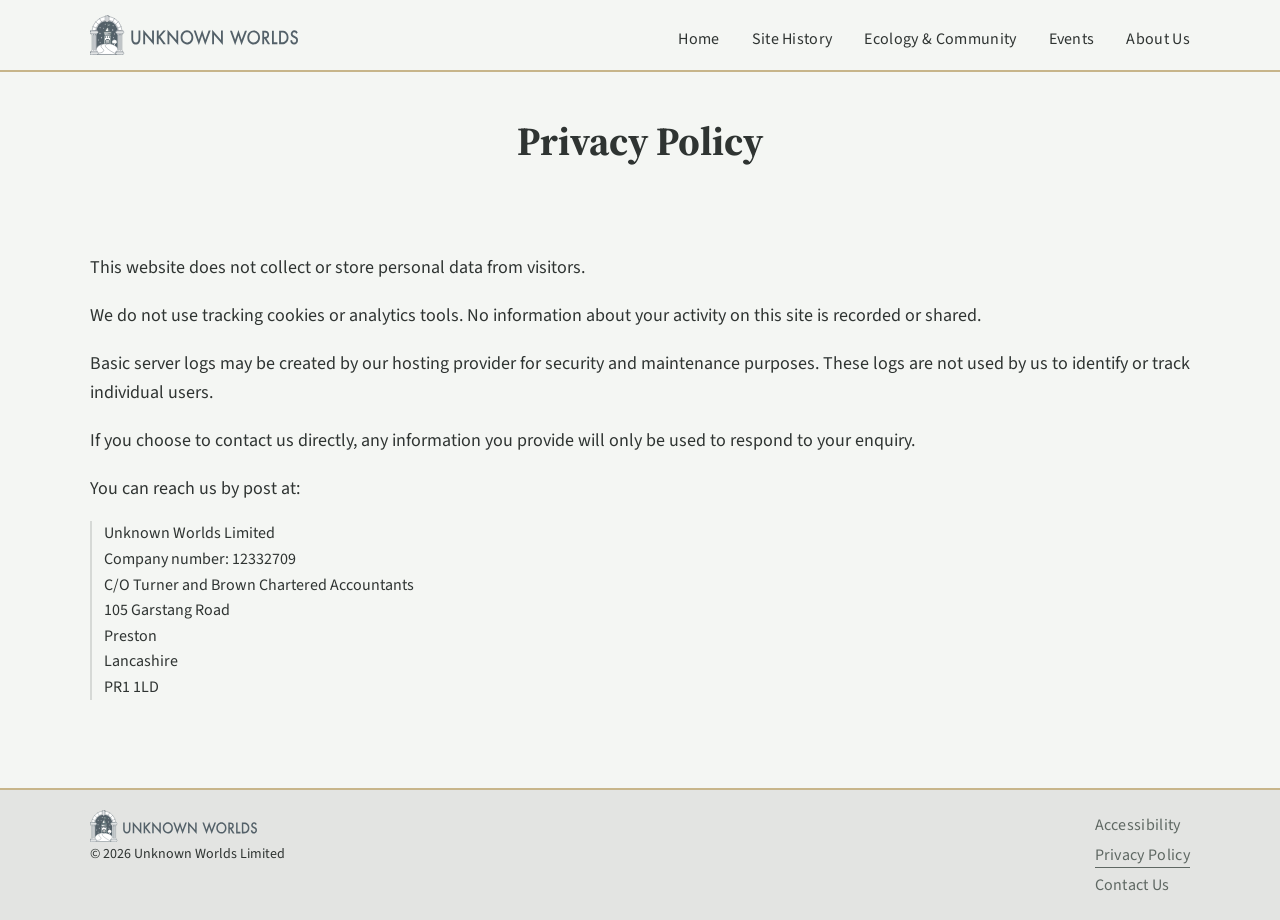
<file: privacy-policy.html>
<!doctype html>
<html lang="en-GB">
<head>
  <meta charset="utf-8">
  <meta name="viewport" content="width=device-width, initial-scale=1">
  <title>Unknown Worlds - Privacy Policy</title>
  <meta name="description" content="Unknown Worlds is ">
  <meta name="color-scheme" content="light">
  <link rel="preconnect" href="https://fonts.googleapis.com">
  <link rel="preconnect" href="https://fonts.gstatic.com" crossorigin>
  <link href="https://fonts.googleapis.com/css2?family=Source+Sans+3:wght@400;500;600;700&family=Source+Serif+4:wght@700;800&display=swap" rel="stylesheet">
  <link rel="stylesheet" href="./styles/style.css">
  <link rel="icon" type="image/png" href="./assets/favicon/favicon-96x96.png" sizes="96x96" />
  <link rel="icon" type="image/svg+xml" href="./assets/favicon/favicon.svg" />
  <link rel="shortcut icon" href="./assets/favicon/favicon.ico" />
  <link rel="apple-touch-icon" sizes="180x180" href="./assets/favicon/apple-touch-icon.png" />
  <meta name="apple-mobile-web-app-title" content="Unknown Worlds" />
  <link rel="manifest" href="./assets/favicon/site.webmanifest" />
</head>

<body>
  <header class="site-header">
    <div class="site-header__inner">
      <a href="./index.html" class="site-header__brand">
        <img src="./assets/logo/UW-logo-horiz.svg" alt="Unknown Worlds">
      </a>

      <button
        class="site-header__toggle"
        type="button"
        aria-expanded="false"
        aria-controls="site-nav"
        aria-label="Open menu"
      >
        <span class="site-header__toggle-line"></span>
        <span class="site-header__toggle-line"></span>
        <span class="site-header__toggle-line"></span>
      </button>

      <nav class="site-nav" id="site-nav" aria-label="Main navigation">
        <ul class="site-nav__list">
          <li><a href="./index.html">Home</a></li>
          <li><a href="./site-history.html">Site History</a></li>
          <li><a href="./ecology-community.html">Ecology &amp; Community</a></li>
          <li><a href="./events.html">Events</a></li>
          <li><a href="./about-us.html">About Us</a></li>
        </ul>
      </nav>
    </div>
  </header>

  <main id="main-content">

    <div class="intro-section">
      <h1>Privacy Policy</h1>
    </div>

    <section class="content-section">
      <p>This website does not collect or store personal data from visitors.</p>
      <p>We do not use tracking cookies or analytics tools. No information about your activity on this site is recorded or shared.</p>
      <p>Basic server logs may be created by our hosting provider for security and maintenance purposes. These logs are not used by us to identify or track individual users.</p>
      <p>If you choose to contact us directly, any information you provide will only be used to respond to your enquiry.</p>
      <p>You can reach us by post at:</p>
      <address>
        Unknown Worlds Limited<br>
        Company number: 12332709<br>
        C/O Turner and Brown Chartered Accountants<br>
        105 Garstang Road<br>
        Preston<br>
        Lancashire<br>
        PR1 1LD<br>
      </address>
    </section>
  </main>

  <footer class="site-footer">
    <div class="site-footer__inner">
      <div class="site-footer__left">
        <img src="./assets/logo/UW-logo-horiz.svg" alt="Unknown Worlds">
        <p>
          © 2026 Unknown Worlds Limited
        </p>
      </div>
      <nav class="site-footer__nav" aria-label="Footer navigation">
        <ul class="site-footer__list">
          <li><a href="./accessibility.html">Accessibility</a></li>
          <li><a href="./privacy-policy.html" class="is-current">Privacy Policy</a></li>
          <li><a href="./contact-us.html">Contact Us</a></li>
        </ul>
      </nav>
    </div>
  </footer>

  <script src="./js/nav.js"></script>

</body>
</html>
</file>
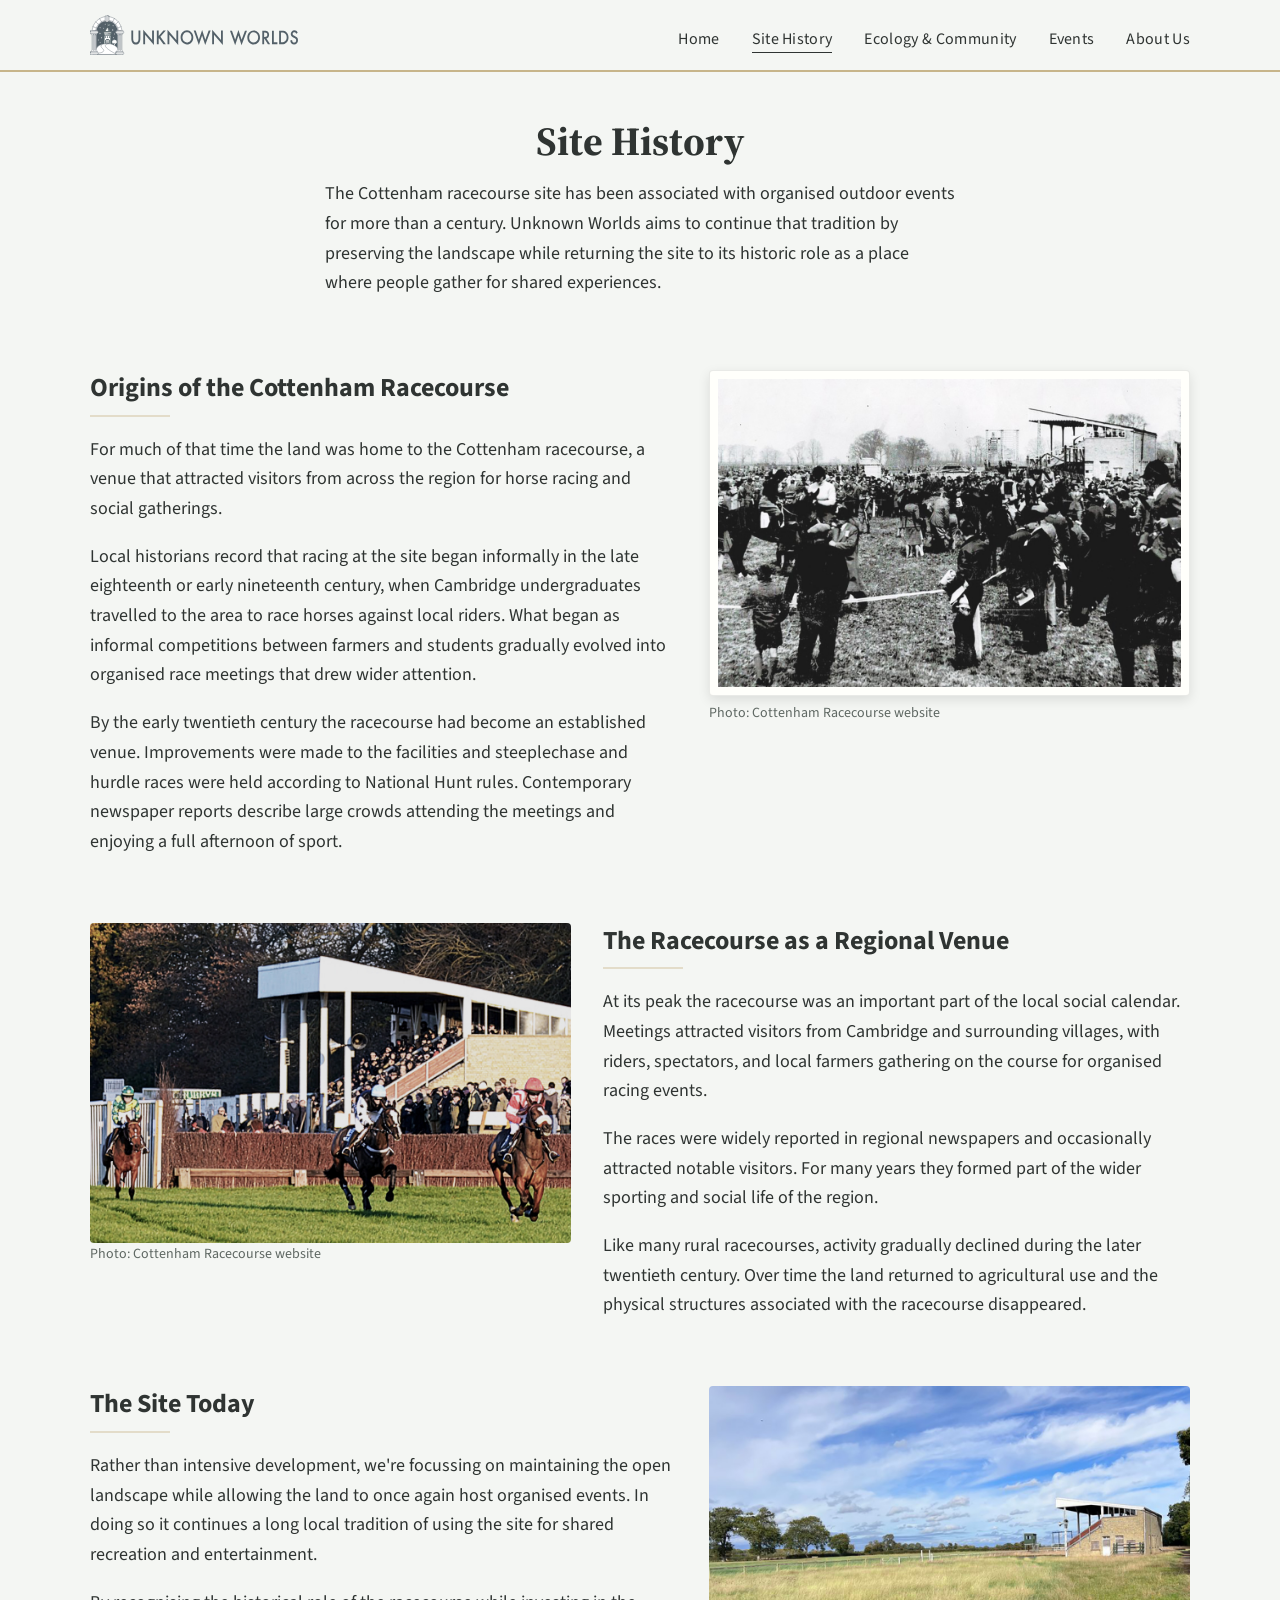
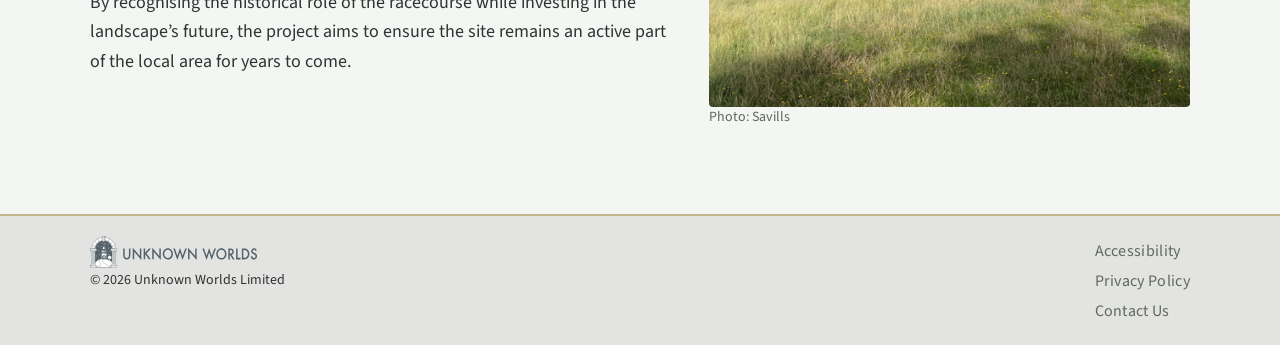
<file: site-history.html>
<!doctype html>
<html lang="en-GB">
<head>
  <meta charset="utf-8">
  <meta name="viewport" content="width=device-width, initial-scale=1">
  <title>Unknown Worlds - Site History</title>
  <meta name="description" content="Unknown Worlds is ">
  <meta name="color-scheme" content="light">
  <link rel="preconnect" href="https://fonts.googleapis.com">
  <link rel="preconnect" href="https://fonts.gstatic.com" crossorigin>
  <link href="https://fonts.googleapis.com/css2?family=Source+Sans+3:wght@400;500;600;700&family=Source+Serif+4:wght@700;800&display=swap" rel="stylesheet">
  <link rel="stylesheet" href="./styles/style.css">
  <link rel="icon" type="image/png" href="./assets/favicon/favicon-96x96.png" sizes="96x96" />
  <link rel="icon" type="image/svg+xml" href="./assets/favicon/favicon.svg" />
  <link rel="shortcut icon" href="./assets/favicon/favicon.ico" />
  <link rel="apple-touch-icon" sizes="180x180" href="./assets/favicon/apple-touch-icon.png" />
  <meta name="apple-mobile-web-app-title" content="Unknown Worlds" />
  <link rel="manifest" href="./assets/favicon/site.webmanifest" />
</head>

<body>
  <header class="site-header">
    <div class="site-header__inner">
      <a href="./index.html" class="site-header__brand">
        <img src="./assets/logo/UW-logo-horiz.svg" alt="Unknown Worlds">
      </a>

      <button
        class="site-header__toggle"
        type="button"
        aria-expanded="false"
        aria-controls="site-nav"
        aria-label="Open menu"
      >
        <span class="site-header__toggle-line"></span>
        <span class="site-header__toggle-line"></span>
        <span class="site-header__toggle-line"></span>
      </button>

      <nav class="site-nav" id="site-nav" aria-label="Main navigation">
        <ul class="site-nav__list">
          <li><a href="./index.html">Home</a></li>
          <li><a href="./site-history.html" class="is-current">Site History</a></li>
          <li><a href="./ecology-community.html">Ecology &amp; Community</a></li>
          <li><a href="./events.html">Events</a></li>
          <li><a href="./about-us.html">About Us</a></li>
        </ul>
      </nav>
    </div>
  </header>

  <main id="main-content">

    <div class="intro-section">
      <h1>Site History</h1>
      <p>The Cottenham racecourse site has been associated with organised outdoor events for more than a century.
        Unknown Worlds aims to continue that tradition by preserving the landscape while returning the site to its
        historic role as a place where people gather for shared experiences.</p>
    </div>

    <section class="content-section content-section--img-right">
      <div>
        <h2>Origins of the Cottenham Racecourse</h2>
        <p>For much of that time the land was home to the Cottenham racecourse, a venue that attracted visitors from across the region for horse racing and social gatherings.</p>
        <p>Local historians record that racing at the site began informally in the late eighteenth or early nineteenth century, when Cambridge undergraduates travelled to the area to race horses against local riders. What began as informal competitions between farmers and students gradually evolved into organised race meetings that drew wider attention.</p>
        <p>By the early twentieth century the racecourse had become an established venue. Improvements were made to the facilities and steeplechase and hurdle races were held according to National Hunt rules. Contemporary newspaper reports describe large crowds attending the meetings and enjoying a full afternoon of sport.</p>
      </div>
      <figure class="photo-frame">
        <img
          src="./assets/photos/grandstand-a-very-busy-racecourse-in-the-1940s.jpg"
          alt="Crowd gathered at Cottenham racecourse in the 1940s, with spectators surrounding horses near a grandstand."
          loading="lazy"
          decoding="async"          
        >
        <figcaption>Photo: Cottenham Racecourse website</figcaption>
      </figure>
    </section>

    <section class="content-section content-section--img-left">
      <div>
        <h2>The Racecourse as a Regional Venue</h2>
        <p>At its peak the racecourse was an important part of the local social calendar. Meetings attracted visitors from Cambridge and surrounding villages, with riders, spectators, and local farmers gathering on the course for organised racing events.</p>
        <p>The races were widely reported in regional newspapers and occasionally attracted notable visitors. For many years they formed part of the wider sporting and social life of the region.</p>
        <p>Like many rural racecourses, activity gradually declined during the later twentieth century. Over time the land returned to agricultural use and the physical structures associated with the racecourse disappeared.</p>
      </div>
      <figure>
        <img
          src="./assets/photos/the-racecourse.jpg"
          alt="Three jockeys riding horses during a race at Cottenham racecourse, with spectators in the grandstand behind."
          loading="lazy"
          decoding="async"
        >
        <figcaption>Photo: Cottenham Racecourse website</figcaption>
      </figure>
    </section>

    <section class="content-section content-section--img-right">
      <div>
        <h2>The Site Today</h2>
        <p>Rather than intensive development, we're focussing on maintaining the open landscape while allowing the land to once again host organised events. In doing so it continues a long local tradition of using the site for shared recreation and entertainment.</p>
        <p>By recognising the historical role of the racecourse while investing in the landscape’s future, the project aims to ensure the site remains an active part of the local area for years to come.</p>
      </div>
      <figure>
        <img
          src="./assets/photos/history-racecourse-today.jpg"
          alt="A placeholder image."
          loading="lazy"
          decoding="async"
        >
        <figcaption>Photo: Savills</figcaption>
      </figure>
    </section>

  </main>

  <footer class="site-footer">
    <div class="site-footer__inner">
      <div class="site-footer__left">
        <img src="./assets/logo/UW-logo-horiz.svg" alt="Unknown Worlds">
        <p>
          © 2026 Unknown Worlds Limited
        </p>
      </div>
      <nav class="site-footer__nav" aria-label="Footer navigation">
        <ul class="site-footer__list">
          <li><a href="./accessibility.html">Accessibility</a></li>
          <li><a href="./privacy-policy.html">Privacy Policy</a></li>
          <li><a href="./contact-us.html">Contact Us</a></li>
        </ul>
      </nav>
    </div>
  </footer>

  <script src="./js/nav.js"></script>

</body>
</html>
</file>
<file: styles/style.css>
/* PRIMARY CSS FOR THE SITE */
:root {
  --background: #F4F6F3;
  --background-alt: #E3E4E2;
  --text: #2F3432;
  --text-muted: #5F6863;
  --border: #D3D9D3;
  --border-subtle: rgba(95, 104, 99, 0.2);
  --primary: #244036;
  --primary-hover: #2F4F42;
  --surface: #DCE4D7;
  --secondary: #6E8066;
  --accent: #C7B58A;
  --white: #FFFFFF;
  --black: #000000;
  --site-max-width: 68.75rem;
  --font-sans: "Source Sans 3", system-ui, -apple-system, sans-serif;
  --font-serif: "Source Serif 4", Georgia, serif;
}

/* CSS RESET RULES */
*,
*::before,
*::after {
  box-sizing: border-box;
}
html {
  -moz-text-size-adjust: none;
  -webkit-text-size-adjust: none;
  text-size-adjust: none;
}
/* CORE SET-UP */
body {
  min-height: 100vh;
  line-height: 1.65;
  margin: 0;
  background: var(--background-alt);
  color: var(--text);
  font-family: var(--font-sans);
  font-size: 1.125rem;
  /*rendering improvement for serif fonts*/
  -webkit-font-smoothing: antialiased;
  -moz-osx-font-smoothing: grayscale;
}
h1 {
  font-family: var(--font-serif);
  margin: 0 0 1rem;
}
h2 {
  font-size: 1.625rem;
  font-weight: 700;
  line-height: 1.35;
  margin:1rem 0;
}

/* LINK STYLES */
a {
  color: var(--text);
  text-decoration: none;
}
a:hover {
  color: var(--primary-hover);
  text-decoration: underline;
}
a:focus-visible,
button:focus-visible {
  outline: 3px solid var(--accent);
  outline-offset: 3px;
}
p a {
  color: var(--text);
  text-decoration: underline;
  text-decoration-thickness: 1px;
  text-underline-offset: 0.14em;
  text-decoration-skip-ink: auto;
  transition:
    color 0.2s ease,
    text-decoration-thickness 0.2s ease;
}
p a:hover {
  text-decoration-thickness: 2px;
}

/* Accessibility */
.sr-only {
  position: absolute;
  width: 1px;
  height: 1px;
  padding: 0;
  margin: -1px;
  overflow: hidden;
  clip: rect(0, 0, 0, 0);
  white-space: nowrap;
  border: 0;
}
address {
  font-style: normal;
}
/* ---------------------------- */
/* HEADER DESIGN                */
/* ---------------------------- */

/* MOBILE FIRST LAYOUT */
.site-header {
  position: relative;
  height: 4.125rem;
  background: var(--background);
  border-bottom: 2px solid var(--accent);
  z-index: 20;
}

.site-header__inner {
  width: min(100% - 2rem, var(--site-max-width));
  margin-inline: auto;
  height: 100%;
  display: flex;
  align-items: center;
  justify-content: space-between;
  gap: 1rem;
}

.site-header__brand {
  display: inline-flex;
  align-items: center;
}

.site-header__brand img {
  display: block;
  width: auto;
  height: 2.5rem;
}

.site-header__toggle {
  width: 4rem;
  height: 4rem;
  padding: 0;
  border: 0;
  background: transparent;
  cursor: pointer;
  display: inline-flex;
  flex-direction: column;
  align-items: center;
  justify-content: center;
  gap: 0.35rem;
  flex-shrink: 0;
  margin-right: -1rem; /* Pushes the burger menu to the right edge of the page*/
}

.site-header__toggle-line {
  display: block;
  width: 1.75rem;
  height: 0.125rem;
  background-color: currentColor;
  border-radius: 999px;
  transform-origin: center;
  transition:
    transform 0.24s ease,
    opacity 0.18s ease;
}

.site-header.menu-open .site-header__toggle-line:nth-child(1) {
  transform: translateY(0.475rem) rotate(45deg);
}

.site-header.menu-open .site-header__toggle-line:nth-child(2) {
  opacity: 0;
}

.site-header.menu-open .site-header__toggle-line:nth-child(3) {
  transform: translateY(-0.475rem) rotate(-45deg);
}

.site-header__toggle:focus-visible,
.site-nav a:focus-visible {
  outline: 2px solid currentColor;
  outline-offset: 4px;
}

.site-nav {
  position: fixed;
  top: 4.125rem;
  left: 0;
  right: 0;
  bottom: 0;
  z-index: 15;
  padding: 1.5rem 1rem 2rem;
  overflow-y: auto;
  background: var(--background);
  opacity: 0;
  visibility: hidden;
  pointer-events: none;
  transform: translateX(100%);
  transition:
    opacity 0.28s ease,
    transform 0.32s ease,
    visibility 0s linear 0.32s;
}

.site-header.menu-open .site-nav {
  opacity: 1;
  visibility: visible;
  pointer-events: auto;
  transform: translateY(0);
  transition:
    opacity 0.28s ease,
    transform 0.32s ease,
    visibility 0s linear 0s;
}

.site-nav__list {
  list-style: none;
  margin: 0;
  padding: 0;
  display: flex;
  flex-direction: column;
}

.site-nav__list a {
  display: block;
  padding: 1.5rem 1rem;
  text-decoration: none;
  font-size: 1.125rem;
  font-weight: 600;
  letter-spacing: 0.02em;
}

body.menu-open {
  overflow: hidden;
}

/* DESKTOP LAYOUT CHANGES */
@media (min-width: 48rem) {
  .site-header {
    height: 4.5rem; /* 72px */
  }
  .site-header__toggle {
    display: none;
  }

  .site-nav {
    display: block;
    position: static;
    top: auto;
    right: auto;
    bottom: auto;
    left: auto;
    padding: 0.5rem 0 0 0;
    overflow: visible;
    background: transparent;
    opacity: 1;
    visibility: visible;
    pointer-events: auto;
    transform: none;
    transition: none;
    z-index: auto;
  }

  .site-nav__list {
    flex-direction: row;
    gap: 2rem;
    align-items: center;
  }

  .site-nav__list a {
    position: relative;
    padding: 0;
    font-size: 1rem;
    font-weight: 400;
  }

  body.menu-open {
    overflow: visible;
  }
  .site-nav__list a:hover {
    color: var(--primary-hover);
    text-decoration: none;
  }
  .site-nav__list a::after {
    content: "";
    position: absolute;
    left: 0;
    bottom: -1px;

    width: 0;
    height: 1px;
    background: currentColor;

    transition: width 0.2s ease;
  }

  .site-nav__list a:hover::after {
    width: 100%;
  }
  .site-nav__list a.is-current::after {
    width: 100%;
  }
}

/* ---------------------------- */
/* FOOTER DESIGN                */
/* ---------------------------- */
.site-footer {
  border-top: 2px solid var(--accent);
  background: var(--background-alt);
  padding-block: 1.5rem;
}
.site-footer__inner {
  width: min(100% - 2rem, var(--site-max-width));
  margin-inline: auto;

  display: flex;
  flex-direction: column;
  align-items: flex-start;
  gap: 1.5rem;
}
.site-footer__left {
  display: flex;
  flex-direction: column;
  align-items: flex-start;
  gap: 0.25rem;
}
.site-footer__left img {
  display: block;
  width: auto;
  height: 2rem;
}
.site-footer__left p {
  margin: 0;
  font-size: 0.875rem;
  line-height: 1.2;
  color: var(--text);
}
.site-footer__nav {
  width: 100%;
}
.site-footer__list {
  list-style: none;
  margin: 0;
  padding: 0;
  display: flex;
  flex-direction: column;
  gap: 0;
}
.site-footer__list a {
  position: relative;
  color: var(--text-muted);
  font-size: 1rem;
  text-decoration: none;
  letter-spacing: 0.02em;
}

@media (min-width: 30rem) {
  .site-footer {
    padding-block: 1.25rem;
  }

  .site-footer__inner {
    flex-direction: row;
    justify-content: space-between;
    align-items: flex-start;
  }

  .site-footer__nav {
    width: auto;
  }

  .site-footer__list {
    align-items: flex-start;
  }

  .site-footer__list a:hover {
    color: var(--primary-hover);
    text-decoration: none;
  }
  .site-footer__list a::after {
    content: "";
    position: absolute;
    left: 0;
    bottom: -2px;

    width: 0;
    height: 1px;
    background: currentColor;

    transition: width 0.2s ease;
  }
  .site-footer__list a:hover::after {
    width: 100%;
  }
  .site-footer__list a.is-current::after {
    width: 100%;
  }
}

/* ---------------------------- */
/*   BODY DESIGN                */
/* ---------------------------- */
main {
  background: var(--background);
  display: flow-root;
  padding-bottom: 4rem;
}

.hero {
  display: grid;
  gap: 0;
}

.hero__content {
  width: min(100% - 2rem, var(--site-max-width));
  margin-inline: auto;
  padding: 2rem 0 0;
}

.hero__content h1 {
  max-width: 32rem;
  margin-bottom: 1rem;
  font-size: clamp(1.875rem, 8vw, 2.5rem);
  line-height: 1.08;
}

.hero__content p {
  max-width: 26rem;
  margin: 0;
  font-size: 1.125rem;
  line-height: 1.65;
  letter-spacing: 0;
  color: var(--text);
}

.hero__media {
  position: relative;
  min-height: 16rem;
  max-height: 20rem;
}

.hero__media::before {
  content: "";
  position: absolute;
  inset: 0 0 auto;
  height: 25%;
  background: linear-gradient(180deg,
    var(--background) 30%,
    color-mix(in srgb, var(--background) 60%, transparent) 60%,
    color-mix(in srgb, var(--background) 0%, transparent) 100%
  );
  pointer-events: none;
  z-index: 1;
}

.hero__media img {
  display: block;
  width: 100%;
  height: 100%;
  object-fit: cover;
  object-position: center;
}

.main-section {
  width: min(100% - 2rem, var(--site-max-width));
  margin: 0 auto;
  padding: 1.75rem 0 1rem;
}

.main-section__intro {
  max-width: 46rem;
  margin: 0 auto 2rem;
  text-align: left;
}

.main-section__intro h2 {
  margin: 0 0 0.75rem;
  font-family: var(--font-serif);
  font-size: clamp(1.9rem, 7vw, 2.5rem);
  line-height: 1.15;
}

.main-section__intro p {
  margin: 0;
  font-size: 1.125rem;
  line-height: 1.65;
}

.cards {
  display: grid;
  gap: 2rem;
}

.card {
  overflow: hidden;
  border: 2px solid color-mix(in srgb, var(--text) 16%, transparent);
  border-radius: 1.5rem;
  background: var(--background);
}

.card__link {
  display: flex;
  flex-direction: column;
  min-height: 100%;
  color: inherit;
  text-decoration: none;
}

.card__image-wrap {
  width: calc(100% - 1rem);
  margin: 0.5rem 0.5rem 0;
  border-radius: 1rem 1rem 0 0;
  overflow: hidden;
}

.card__image-wrap img {
  display: block;
  width: 100%;
  height: 7.5rem;
  object-fit: cover;
  transition: transform 0.3s ease;
}

.card h3,
.card p,
.card__cta {
  margin-inline: 1rem;
}

.card h3 {
  margin-top: 1rem;
  margin-bottom: 0.2rem;
  font-size: 1.5rem;
  line-height: 1.35;
  font-weight: 700;
}

.card p {
  margin-top: 0;
  margin-bottom: 1.25rem;
  font-size: 1.125rem;
  line-height: 1.65;
}

.card__cta {
  margin-top: auto;
  margin-bottom: 1.25rem;
  color: var(--text);
  font-size: 1rem;
  font-weight: 400;
  text-decoration: underline;
  text-underline-offset: 0.14em;
}

.card__cta::after {
  content: " \2192";
}

.card__link:hover,
.card__link:focus-visible {
  color: inherit;
  text-decoration: none;
}

.intro-section {
  width: min(100% - 2rem, var(--site-max-width));
  margin: 0 auto;
  padding: 1.75rem 0 0;
}
.intro-section h1 {
  margin-bottom: 1rem;
  font-size: clamp(1.875rem, 8vw, 2.5rem);
  line-height: 1.08;
  text-align: left;
}
.intro-section p {
  margin: 0;
  font-size: 1.125rem;
  line-height: 1.65;
  max-width:70ch;
}

.content-section {
  width: min(100% - 2rem, var(--site-max-width));
  margin: 0 auto;
  padding: 1.5rem 0 0.5rem;
}

.content-section h2 {
  position: relative;
}

.content-section h2::after {
  content: "";
  display: block;
  width: 100%;
  max-width: 8rem;
  height: 2px;
  margin-top: 0.3rem;
  background: color-mix(in srgb, var(--accent) 50%, transparent);
}

.content-section figure {
  max-width: 100%;
  margin: 0;
  overflow: visible;
}

.content-section img {
  display: block;
  width: 100%;
  max-width: 100%;
  height: auto;
  border-radius: 0.25rem;
}

.content-section address {
  margin-block: 1rem;
  padding-left: 0.75rem;
  border-left: 2px solid var(--border-subtle);
  font-size: 1rem;
  line-height: 1.6;
}

figcaption {
  margin-top: 0.1rem;
  font-size: 0.875rem;
  line-height: 1.3;
  color: var(--text-muted);
  text-align: left;
}

.photo-frame img {
  padding: 8px;
  background: #fffffb;
  border: 1px solid color-mix(in srgb, currentColor 10%, transparent);
  box-shadow: 0 0.25rem 0.75rem rgba(0,0,0,0.10);
}
.photo-frame figcaption {
  margin-top: 0.5rem;
}
.img-half-size {
  width: 50%;
  margin-inline: auto;
  justify-self: center;
}


/* ---------------------------- */
/*   DESKTOP LAYOUT CHANGES     */
/* ---------------------------- */
@media (min-width: 48rem) {
  .hero {
    position: relative;
    min-height: 32.188rem;
    background: var(--black);
  }

  .hero__media {
    min-height: 32.188rem;
  }

  .hero__media::before {
    display: none;
  }

  .hero__content {
    position: absolute;
    inset: 0;
    z-index: 1;
    display: flex;
    flex-direction: column;
    justify-content: center;
    width: min(100% - 2rem, var(--site-max-width));
    padding: 0;
  }

  .hero__content::before {
    content: "";
    position: absolute;
    top: 0;
    bottom: 0;
    left: calc((100vw - 100%) / -2);
    width: calc(min(50rem, 80%) + ((100vw - 100%) / 2));
    background: linear-gradient(90deg,
      rgba(0, 0, 0, 0.60) 0%,
      rgba(0, 0, 0, 0.60) 60%,
      rgba(0, 0, 0, 0.42) 80%,
      rgba(0, 0, 0, 0) 100%
    );
    pointer-events: none;
  }

  .hero__content h1 {
    position: relative;
    max-width: 28rem;
    margin-bottom: 0.75rem;
    font-size: 2.5rem;
    color: var(--background);
  }

  .hero__content p {
    position: relative;
    max-width: 18rem;
    font-size: 1.25rem;
    text-shadow: 0 0.125rem 0.25rem rgba(0, 0, 0, 0.08);
    color: var(--background);
  }

  .hero__media img {
    min-height: 32.188rem;
  }

  .main-section {
    padding: 3rem 0 5rem;
  }

  .main-section__intro {
    margin-bottom: 3rem;
    text-align: center;
  }

  .main-section__intro p {
    font-size: 1.25rem;
  }

  .cards {
    grid-template-columns: repeat(3, minmax(0, 1fr));
    gap: 2rem;
  }

  .card {
    border: 1px solid rgba(47, 52, 50, 0.16);
    box-shadow: 0 0.25rem 1rem 0.125rem rgba(47, 52, 50, 0.1);
    transition:
      transform 0.6s ease,
      box-shadow 0.6s ease,
      border-color 0.3s ease;
  }

  .card__image-wrap img {
    height: 12.5rem;
  }

  .card h3,
  .card p,
  .card__cta {
    margin-inline: 1.125rem;
  }

  .card h3 {
    margin-top: 1.125rem;
    /*font-size: 1.125rem;*/
  }

  .card:hover {
    box-shadow: 0 0.25rem 1rem 0.125rem color-mix(in srgb, var(--text) 20%, transparent);
    border-color: var(--accent);
  }
  .card:hover .card__image-wrap img,
  .card:focus-within .card__image-wrap img {
    transform: scale(1.03);
  }
  .intro-section {
    padding-top: 3rem;
    padding-bottom: 2rem;
  }
  .intro-section h1 {
    text-align: center;
  }
  .intro-section p {
    margin: 0 auto;
  }
  /* Use grid layout if we're using an image layout */
  .content-section--img-right,
  .content-section--img-left {
    display: grid;
    margin-block: 1rem;
    gap: 2rem;
    align-items: start;
  }
  .content-section--img-right {
    grid-template-columns: 1.1fr 0.9fr;
  }
  .content-section--img-left {
    grid-template-columns: 0.9fr 1.1fr;
  }
  .content-section--img-right > div {
    grid-column: 1;
    grid-row: 1;
  }
  .content-section--img-right > figure {
    grid-column: 2;
    grid-row: 1;
  }
  .content-section--img-left > div {
    grid-column: 2;
    grid-row: 1;
  }
  .content-section--img-left > figure {
    grid-column: 1;
    grid-row: 1;
  }
  .content-section h2 {
    margin-top: 0;
  }
  .content-section h2::after {
    width: 5rem;
    margin-top: 0.6rem;
    background: color-mix(in srgb, var(--accent) 40%, transparent);
  }
}
</file>
